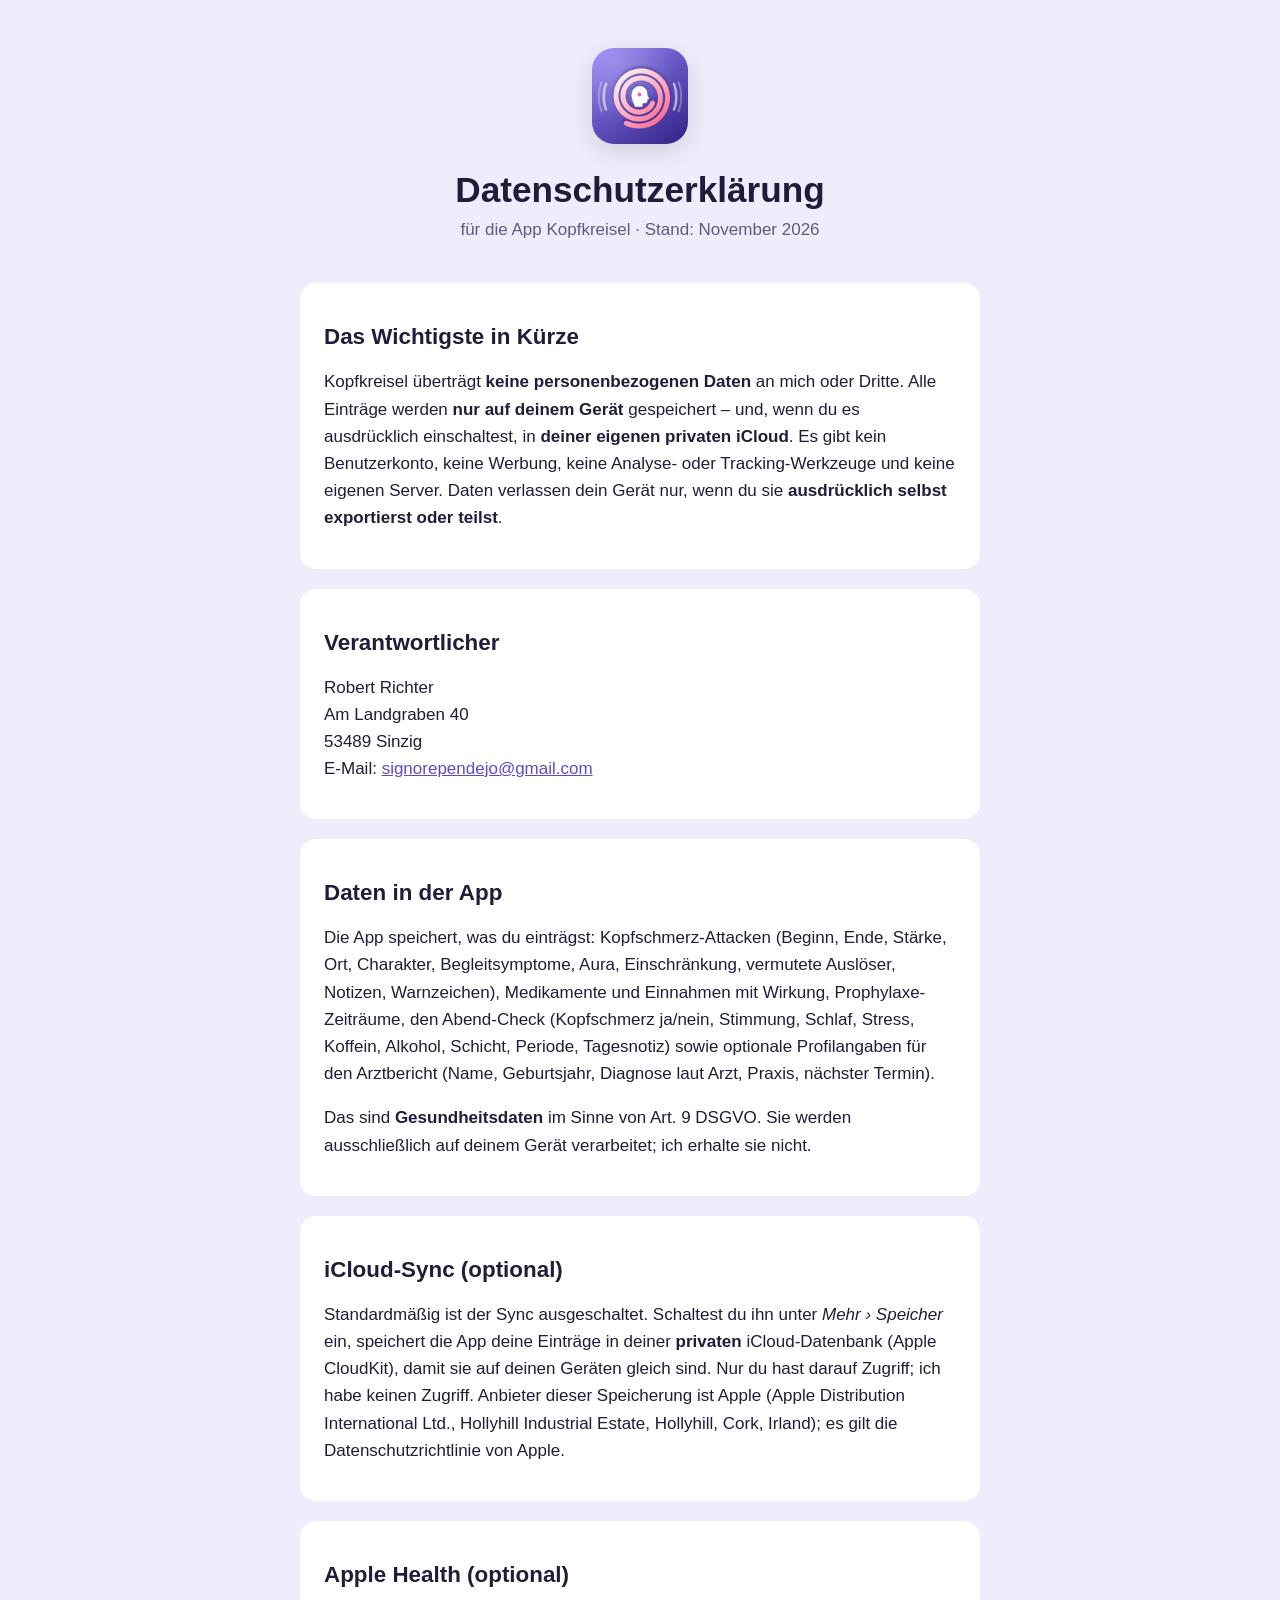
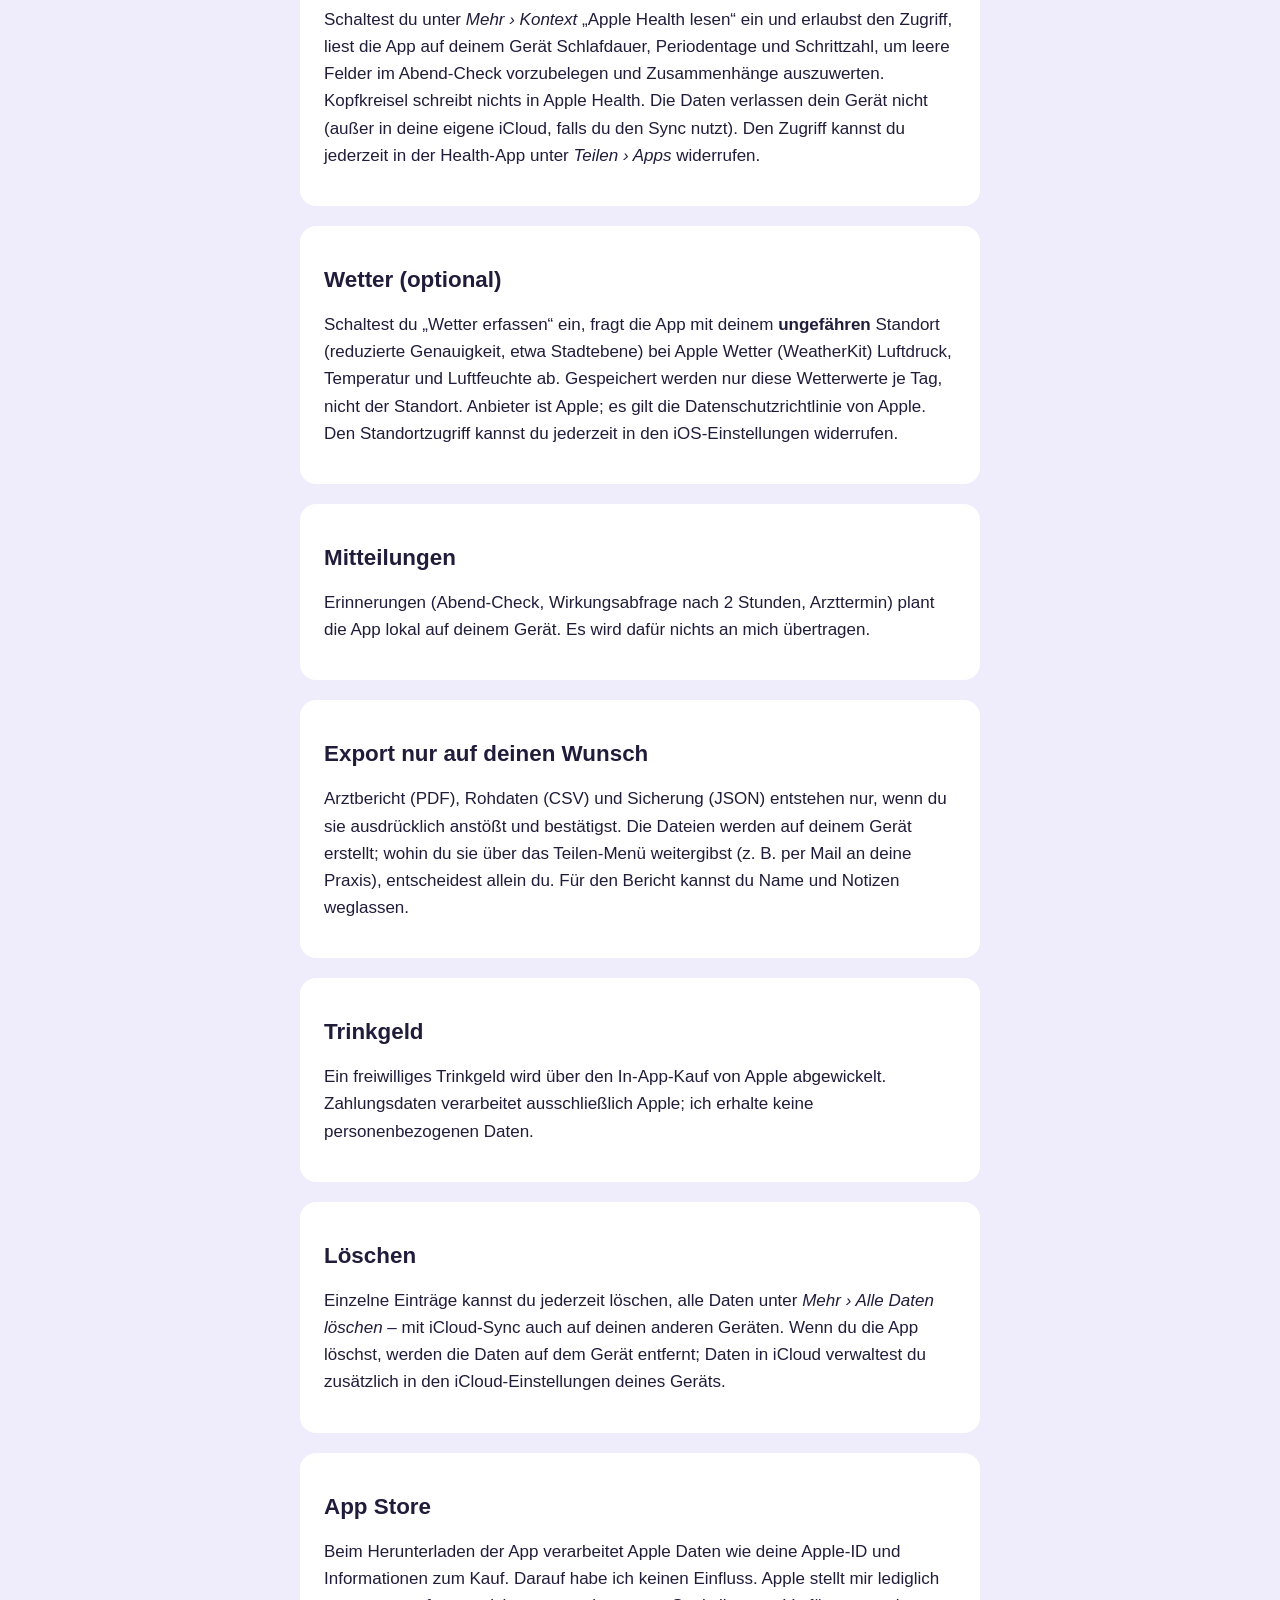
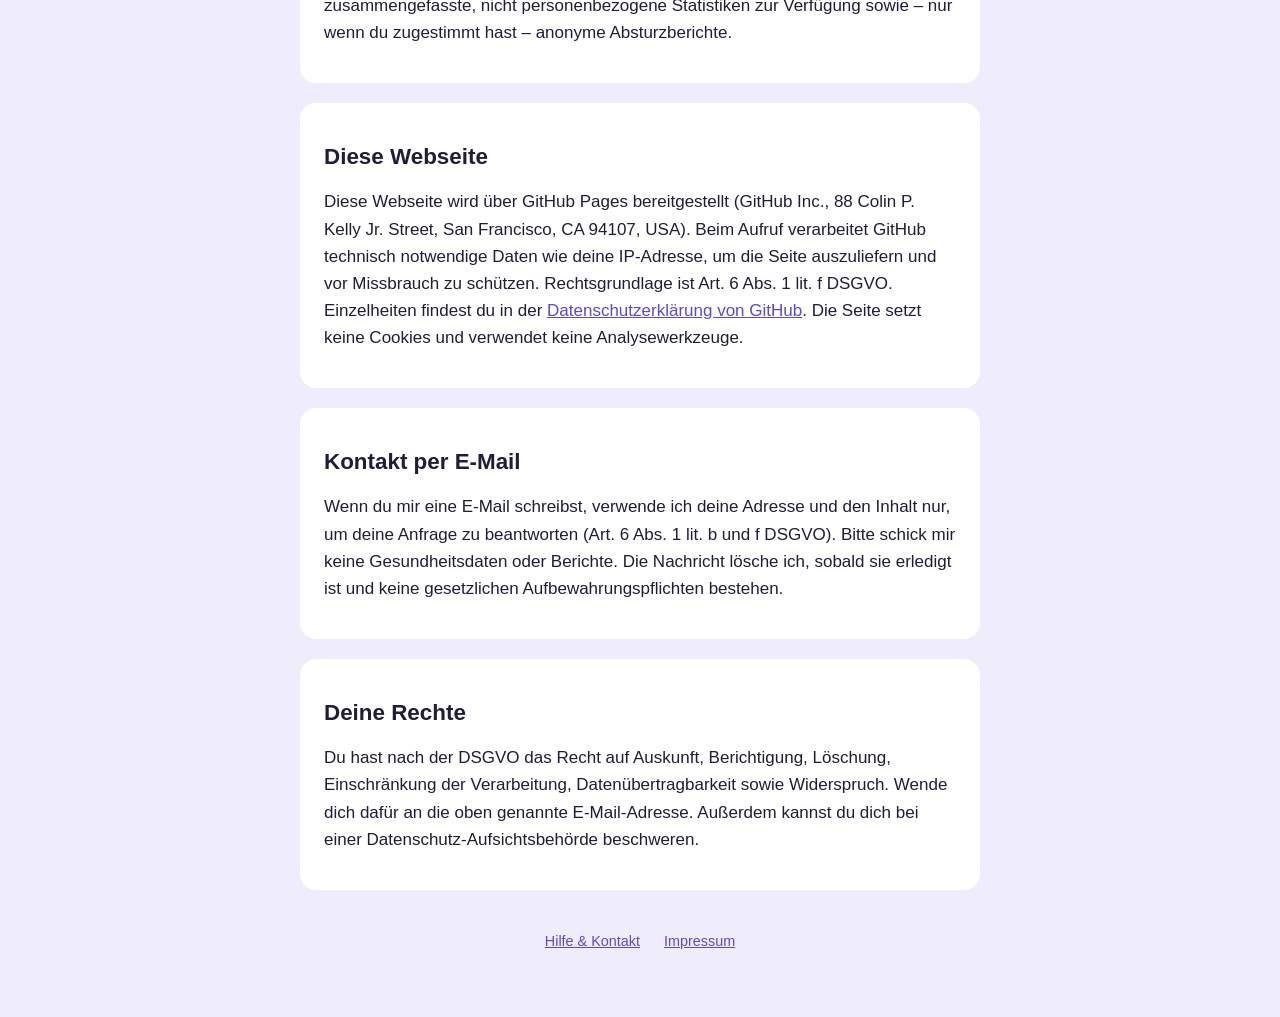
<file: datenschutz.html>
<!doctype html>
<html lang="de">
<head>
  <meta charset="utf-8">
  <meta name="viewport" content="width=device-width, initial-scale=1">
  <title>Kopfkreisel – Datenschutz</title>
  <meta name="description" content="Datenschutzerklärung für die App Kopfkreisel.">
  <link rel="icon" href="icon.png">
  <link rel="stylesheet" href="style.css">
</head>
<body>
<main>
  <header>
    <img src="icon.png" alt="App-Icon von Kopfkreisel">
    <h1>Datenschutzerklärung</h1>
    <p class="lead">für die App Kopfkreisel · Stand: November 2026</p>
  </header>

  <section>
    <h2>Das Wichtigste in Kürze</h2>
    <p>Kopfkreisel überträgt <strong>keine personenbezogenen Daten</strong> an mich oder Dritte. Alle Einträge werden <strong>nur auf deinem Gerät</strong> gespeichert – und, wenn du es ausdrücklich einschaltest, in <strong>deiner eigenen privaten iCloud</strong>. Es gibt kein Benutzerkonto, keine Werbung, keine Analyse- oder Tracking-Werkzeuge und keine eigenen Server. Daten verlassen dein Gerät nur, wenn du sie <strong>ausdrücklich selbst exportierst oder teilst</strong>.</p>
  </section>

  <section>
    <h2>Verantwortlicher</h2>
    <p>Robert Richter<br>
      Am Landgraben 40<br>
      53489 Sinzig<br>
      E-Mail: <a href="mailto:signorependejo@gmail.com">signorependejo@gmail.com</a></p>
  </section>

  <section>
    <h2>Daten in der App</h2>
    <p>Die App speichert, was du einträgst: Kopfschmerz-Attacken (Beginn, Ende, Stärke, Ort, Charakter, Begleitsymptome, Aura, Einschränkung, vermutete Auslöser, Notizen, Warnzeichen), Medikamente und Einnahmen mit Wirkung, Prophylaxe-Zeiträume, den Abend-Check (Kopfschmerz ja/nein, Stimmung, Schlaf, Stress, Koffein, Alkohol, Schicht, Periode, Tagesnotiz) sowie optionale Profilangaben für den Arztbericht (Name, Geburtsjahr, Diagnose laut Arzt, Praxis, nächster Termin).</p>
    <p>Das sind <strong>Gesundheitsdaten</strong> im Sinne von Art. 9 DSGVO. Sie werden ausschließlich auf deinem Gerät verarbeitet; ich erhalte sie nicht.</p>
  </section>

  <section>
    <h2>iCloud-Sync (optional)</h2>
    <p>Standardmäßig ist der Sync ausgeschaltet. Schaltest du ihn unter <em>Mehr › Speicher</em> ein, speichert die App deine Einträge in deiner <strong>privaten</strong> iCloud-Datenbank (Apple CloudKit), damit sie auf deinen Geräten gleich sind. Nur du hast darauf Zugriff; ich habe keinen Zugriff. Anbieter dieser Speicherung ist Apple (Apple Distribution International Ltd., Hollyhill Industrial Estate, Hollyhill, Cork, Irland); es gilt die Datenschutzrichtlinie von Apple.</p>
  </section>

  <section>
    <h2>Apple Health (optional)</h2>
    <p>Schaltest du unter <em>Mehr › Kontext</em> „Apple Health lesen“ ein und erlaubst den Zugriff, liest die App auf deinem Gerät Schlafdauer, Periodentage und Schrittzahl, um leere Felder im Abend-Check vorzubelegen und Zusammenhänge auszuwerten. Kopfkreisel schreibt nichts in Apple Health. Die Daten verlassen dein Gerät nicht (außer in deine eigene iCloud, falls du den Sync nutzt). Den Zugriff kannst du jederzeit in der Health-App unter <em>Teilen › Apps</em> widerrufen.</p>
  </section>

  <section>
    <h2>Wetter (optional)</h2>
    <p>Schaltest du „Wetter erfassen“ ein, fragt die App mit deinem <strong>ungefähren</strong> Standort (reduzierte Genauigkeit, etwa Stadtebene) bei Apple Wetter (WeatherKit) Luftdruck, Temperatur und Luftfeuchte ab. Gespeichert werden nur diese Wetterwerte je Tag, nicht der Standort. Anbieter ist Apple; es gilt die Datenschutzrichtlinie von Apple. Den Standortzugriff kannst du jederzeit in den iOS-Einstellungen widerrufen.</p>
  </section>

  <section>
    <h2>Mitteilungen</h2>
    <p>Erinnerungen (Abend-Check, Wirkungsabfrage nach 2 Stunden, Arzttermin) plant die App lokal auf deinem Gerät. Es wird dafür nichts an mich übertragen.</p>
  </section>

  <section>
    <h2>Export nur auf deinen Wunsch</h2>
    <p>Arztbericht (PDF), Rohdaten (CSV) und Sicherung (JSON) entstehen nur, wenn du sie ausdrücklich anstößt und bestätigst. Die Dateien werden auf deinem Gerät erstellt; wohin du sie über das Teilen-Menü weitergibst (z. B. per Mail an deine Praxis), entscheidest allein du. Für den Bericht kannst du Name und Notizen weglassen.</p>
  </section>

  <section>
    <h2>Trinkgeld</h2>
    <p>Ein freiwilliges Trinkgeld wird über den In-App-Kauf von Apple abgewickelt. Zahlungsdaten verarbeitet ausschließlich Apple; ich erhalte keine personenbezogenen Daten.</p>
  </section>

  <section>
    <h2>Löschen</h2>
    <p>Einzelne Einträge kannst du jederzeit löschen, alle Daten unter <em>Mehr › Alle Daten löschen</em> – mit iCloud-Sync auch auf deinen anderen Geräten. Wenn du die App löschst, werden die Daten auf dem Gerät entfernt; Daten in iCloud verwaltest du zusätzlich in den iCloud-Einstellungen deines Geräts.</p>
  </section>

  <section>
    <h2>App Store</h2>
    <p>Beim Herunterladen der App verarbeitet Apple Daten wie deine Apple-ID und Informationen zum Kauf. Darauf habe ich keinen Einfluss. Apple stellt mir lediglich zusammengefasste, nicht personenbezogene Statistiken zur Verfügung sowie – nur wenn du zugestimmt hast – anonyme Absturzberichte.</p>
  </section>

  <section>
    <h2>Diese Webseite</h2>
    <p>Diese Webseite wird über GitHub Pages bereitgestellt (GitHub Inc., 88 Colin P. Kelly Jr. Street, San Francisco, CA 94107, USA). Beim Aufruf verarbeitet GitHub technisch notwendige Daten wie deine IP-Adresse, um die Seite auszuliefern und vor Missbrauch zu schützen. Rechtsgrundlage ist Art. 6 Abs. 1 lit. f DSGVO. Einzelheiten findest du in der <a href="https://docs.github.com/de/site-policy/privacy-policies/github-general-privacy-statement">Datenschutzerklärung von GitHub</a>. Die Seite setzt keine Cookies und verwendet keine Analysewerkzeuge.</p>
  </section>

  <section>
    <h2>Kontakt per E-Mail</h2>
    <p>Wenn du mir eine E-Mail schreibst, verwende ich deine Adresse und den Inhalt nur, um deine Anfrage zu beantworten (Art. 6 Abs. 1 lit. b und f DSGVO). Bitte schick mir keine Gesundheitsdaten oder Berichte. Die Nachricht lösche ich, sobald sie erledigt ist und keine gesetzlichen Aufbewahrungspflichten bestehen.</p>
  </section>

  <section>
    <h2>Deine Rechte</h2>
    <p>Du hast nach der DSGVO das Recht auf Auskunft, Berichtigung, Löschung, Einschränkung der Verarbeitung, Datenübertragbarkeit sowie Widerspruch. Wende dich dafür an die oben genannte E-Mail-Adresse. Außerdem kannst du dich bei einer Datenschutz-Aufsichtsbehörde beschweren.</p>
  </section>

  <nav class="footer">
    <a href="index.html">Hilfe &amp; Kontakt</a>
    <a href="impressum.html">Impressum</a>
  </nav>
</main>
</body>
</html>
</file>
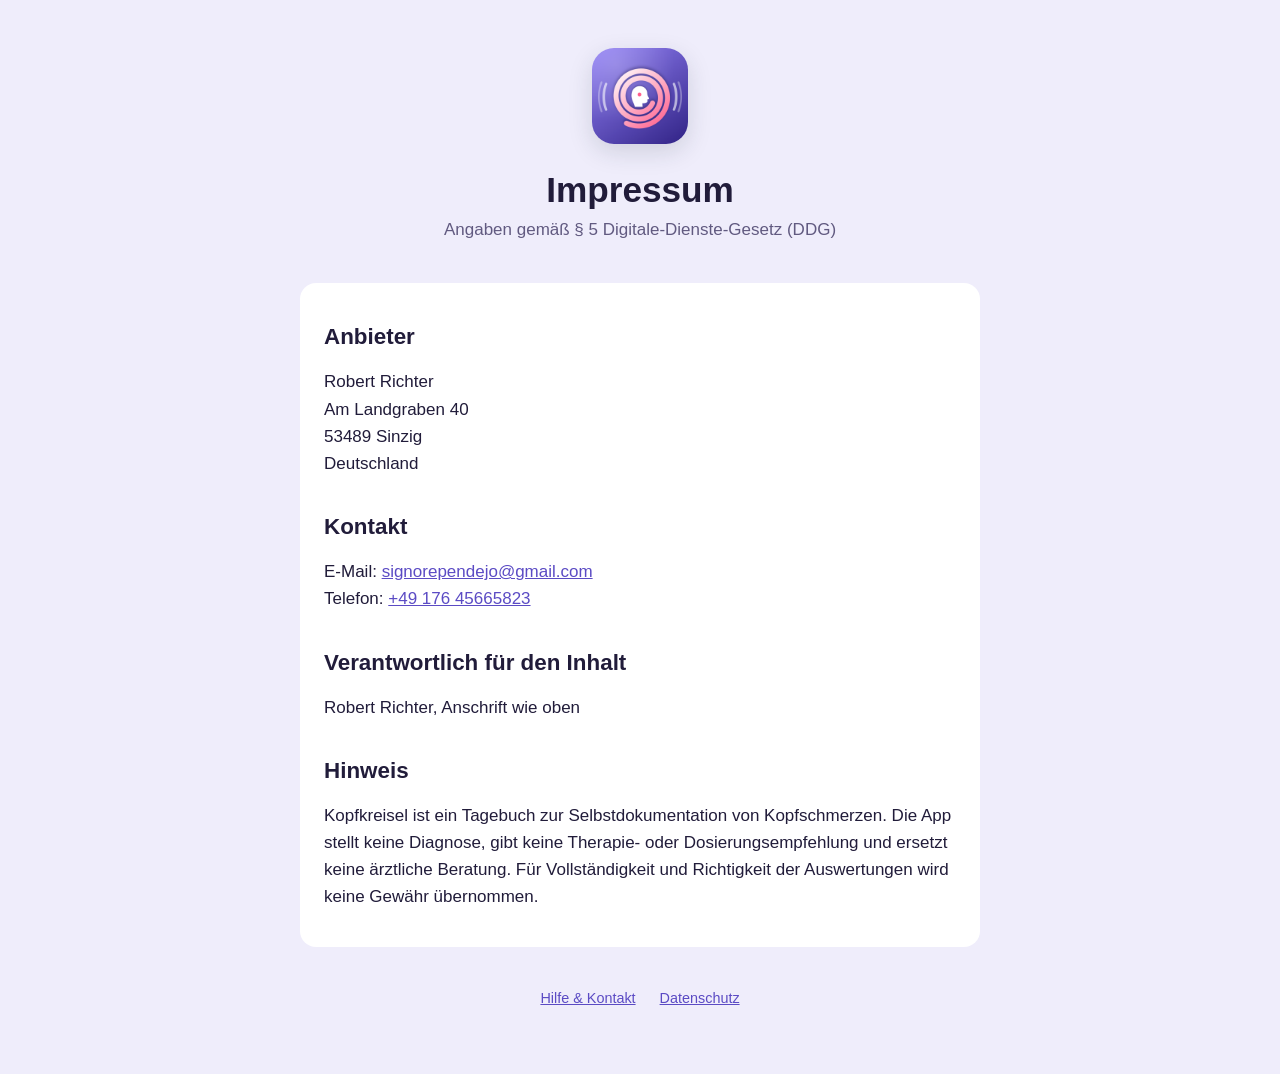
<file: impressum.html>
<!doctype html>
<html lang="de">
<head>
  <meta charset="utf-8">
  <meta name="viewport" content="width=device-width, initial-scale=1">
  <title>Kopfkreisel – Impressum</title>
  <meta name="description" content="Impressum der App Kopfkreisel.">
  <link rel="icon" href="icon.png">
  <link rel="stylesheet" href="style.css">
</head>
<body>
<main>
  <header>
    <img src="icon.png" alt="App-Icon von Kopfkreisel">
    <h1>Impressum</h1>
    <p class="lead">Angaben gemäß § 5 Digitale-Dienste-Gesetz (DDG)</p>
  </header>

  <section>
    <h2>Anbieter</h2>
    <p>Robert Richter<br>
      Am Landgraben 40<br>
      53489 Sinzig<br>
      Deutschland</p>

    <h2>Kontakt</h2>
    <p>E-Mail: <a href="mailto:signorependejo@gmail.com">signorependejo@gmail.com</a><br>
      Telefon: <a href="tel:+4917645665823">+49 176 45665823</a></p>

    <h2>Verantwortlich für den Inhalt</h2>
    <p>Robert Richter, Anschrift wie oben</p>

    <h2>Hinweis</h2>
    <p>Kopfkreisel ist ein Tagebuch zur Selbstdokumentation von Kopfschmerzen. Die App stellt keine Diagnose, gibt keine Therapie- oder Dosierungsempfehlung und ersetzt keine ärztliche Beratung. Für Vollständigkeit und Richtigkeit der Auswertungen wird keine Gewähr übernommen.</p>
  </section>

  <nav class="footer">
    <a href="index.html">Hilfe &amp; Kontakt</a>
    <a href="datenschutz.html">Datenschutz</a>
  </nav>
</main>
</body>
</html>
</file>
<file: style.css>
:root {
  --bg: #efedfb;
  --card: #ffffff;
  --text: #211c3a;
  --muted: #615a80;
  --accent: #5b4bc4;
  --line: #dcd8f0;
}

@media (prefers-color-scheme: dark) {
  :root {
    --bg: #120f22;
    --card: #1d1933;
    --text: #e6ecee;
    --muted: #9aaeb8;
    --accent: #a596ff;
    --line: #332d4f;
  }
}

* { box-sizing: border-box; }

body {
  margin: 0;
  background: var(--bg);
  color: var(--text);
  font: 17px/1.6 -apple-system, BlinkMacSystemFont, "Helvetica Neue", Arial, sans-serif;
  -webkit-text-size-adjust: 100%;
}

main {
  max-width: 720px;
  margin: 0 auto;
  padding: 48px 20px 64px;
}

header { text-align: center; margin-bottom: 40px; }
header img { width: 96px; height: 96px; border-radius: 22px; box-shadow: 0 8px 24px rgba(34, 49, 58, .15); }

h1, h2 { font-weight: 650; line-height: 1.25; }
h1 { font-size: clamp(1.7rem, 7vw, 2.2rem); margin: 16px 0 4px; overflow-wrap: break-word; hyphens: auto; }
h2 { font-size: 1.4rem; margin: 36px 0 8px; }
h3 { font-size: 1.05rem; margin: 24px 0 4px; }

.lead { color: var(--muted); margin: 0; }

.appstore { display: inline-block; margin-top: 16px; line-height: 0; }
.appstore img { width: 150px; height: 50px; }

section, .card {
  background: var(--card);
  border-radius: 16px;
  padding: 4px 24px 20px;
  margin-bottom: 20px;
}

a { color: var(--accent); }

.note {
  border-left: 3px solid var(--accent);
  padding: 8px 14px;
  background: color-mix(in srgb, var(--accent) 10%, transparent);
  border-radius: 0 10px 10px 0;
}

nav.footer {
  text-align: center;
  margin-top: 40px;
  color: var(--muted);
  font-size: .9rem;
}
nav.footer a { margin: 0 10px; }

.placeholder { background: #fff3c4; color: #5c4a00; padding: 0 4px; border-radius: 4px; }

.badges { display: flex; flex-wrap: wrap; gap: 8px; justify-content: center; margin-top: 14px; }
.badges span { background: color-mix(in srgb, var(--accent) 14%, transparent); color: var(--accent); border-radius: 999px; padding: 2px 12px; font-size: .85rem; font-weight: 600; }
.emergency { border-left: 3px solid #d93a3a; background: color-mix(in srgb, #d93a3a 10%, transparent); padding: 8px 14px; border-radius: 0 10px 10px 0; }
</file>
